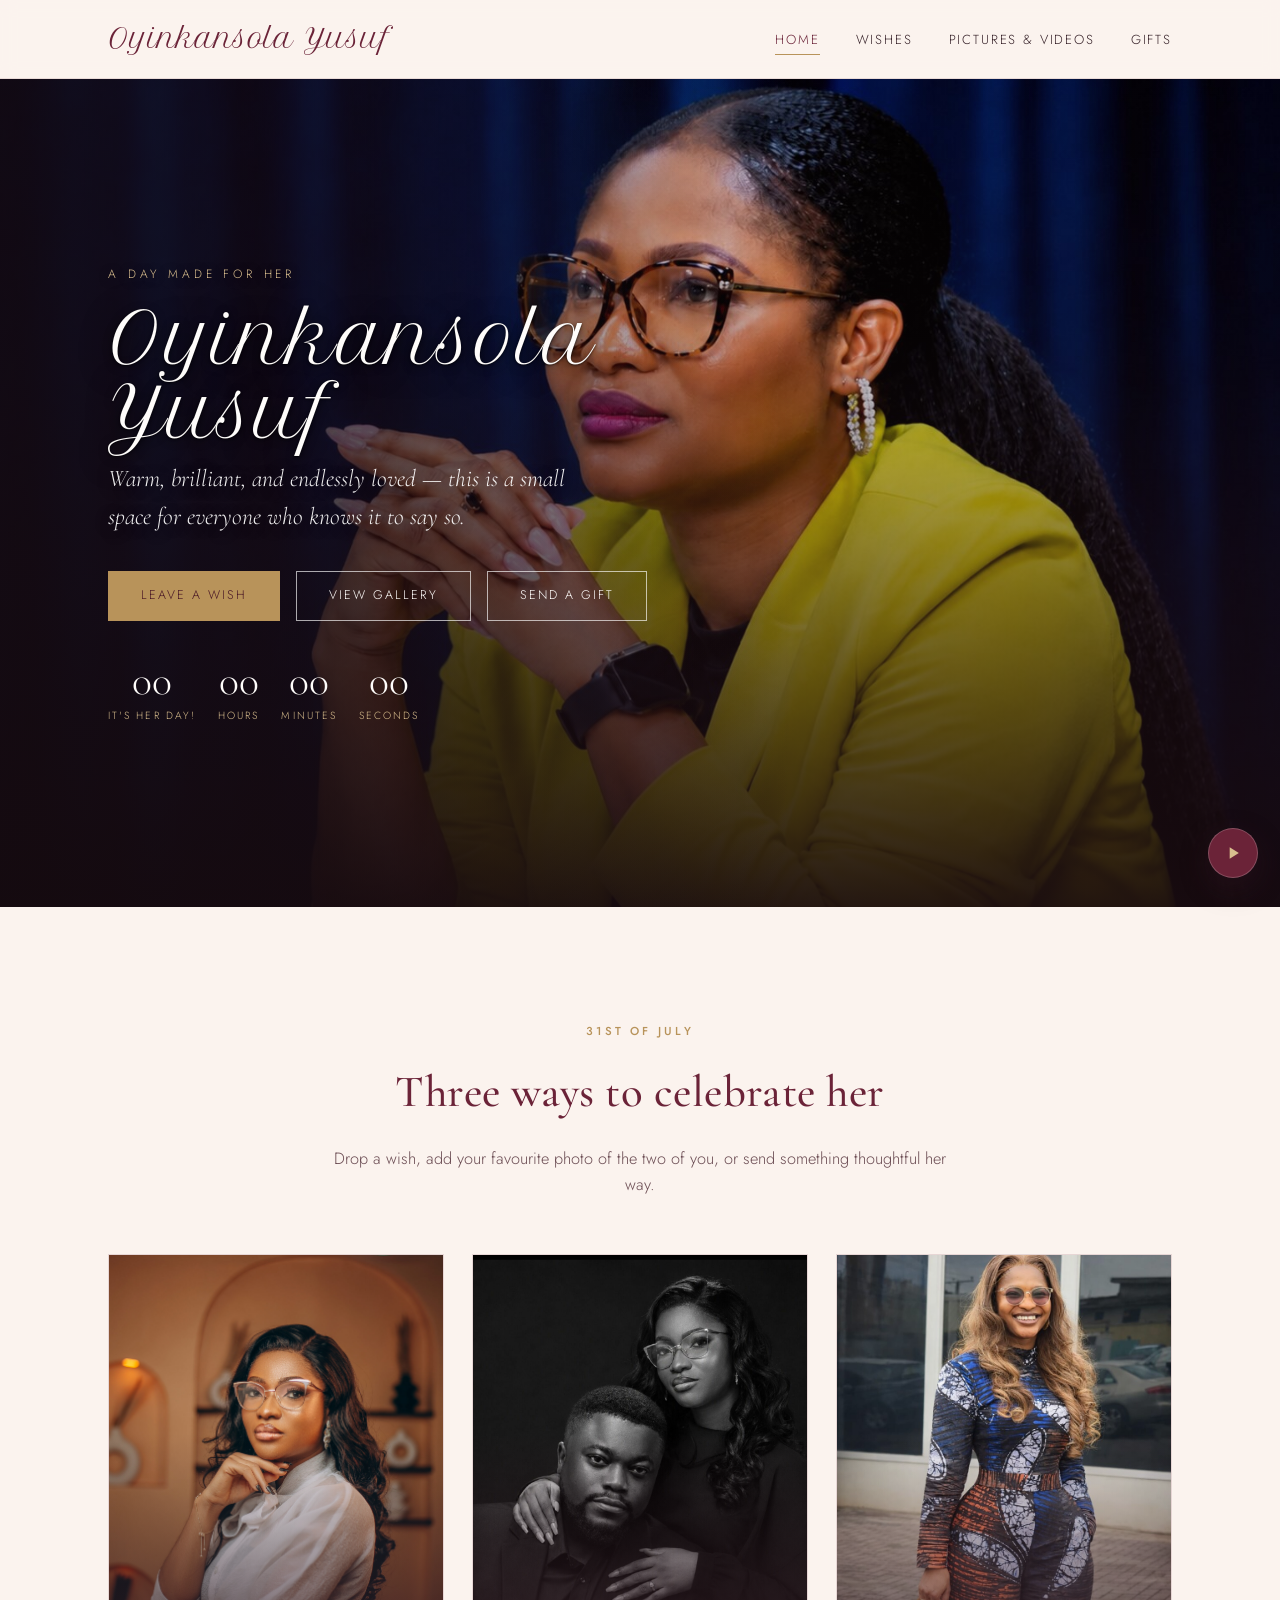
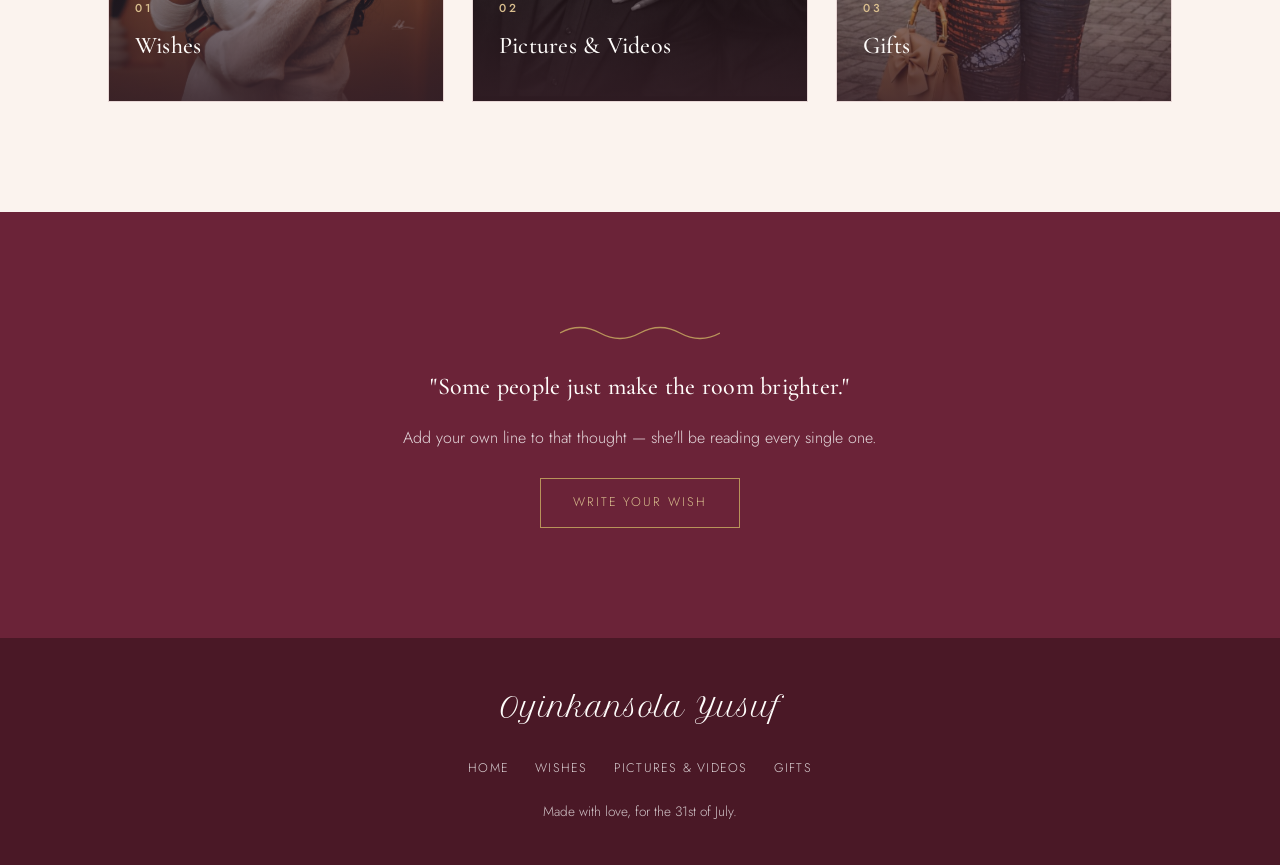
<file: index.html>
<!DOCTYPE html>
<html lang="en">
<head>
<meta charset="UTF-8">
<meta name="viewport" content="width=device-width, initial-scale=1.0">
<title>Celebrating Oyinkansola Yusuf</title>
<meta name="description" content="A little corner of the internet to celebrate Oyinkansola Yusuf — leave a wish, share a photo, or send a gift.">
<link rel="icon" href="favicon.ico" sizes="any">
<link rel="icon" type="image/png" sizes="32x32" href="favicon-32x32.png">
<link rel="icon" type="image/png" sizes="16x16" href="favicon-16x16.png">
<link rel="apple-touch-icon" sizes="180x180" href="apple-touch-icon.png">
<link rel="stylesheet" href="css/style.css">
</head>
<body>

<header class="site-header">
  <div class="container">
    <a href="index.html" class="brand">Oyinkansola Yusuf</a>
    <nav>
      <ul class="nav-links">
        <li><a href="index.html" class="active">Home</a></li>
        <li><a href="wishes.html">Wishes</a></li>
        <li><a href="gallery.html">Pictures &amp; Videos</a></li>
        <li><a href="gifts.html">Gifts</a></li>
      </ul>
    </nav>
    <button class="nav-toggle" aria-label="Menu">&#9776;</button>
  </div>
</header>

<section class="hero">
  <div class="hero-media">
    <img src="images/hero-oyin.jpg" alt="Oyinkansola Yusuf">
  </div>
  <div class="hero-content">
    <div class="hero-eyebrow">A day made for her</div>
    <h1 class="hero-name">Oyinkansola Yusuf</h1>
    <p class="hero-tagline">Warm, brilliant, and endlessly loved — this is a small space for everyone who knows it to say so.</p>
    <div class="hero-actions">
      <a href="wishes.html" class="btn btn-solid">Leave a Wish</a>
      <a href="gallery.html" class="btn">View Gallery</a>
      <a href="gifts.html" class="btn">Send a Gift</a>
    </div>
    <div class="countdown" id="countdown">
      <div class="unit"><span class="num" id="cd-days">00</span><span class="label eyebrow-days">Days</span></div>
      <div class="unit"><span class="num" id="cd-hours">00</span><span class="label">Hours</span></div>
      <div class="unit"><span class="num" id="cd-mins">00</span><span class="label">Minutes</span></div>
      <div class="unit"><span class="num" id="cd-secs">00</span><span class="label">Seconds</span></div>
    </div>
  </div>
</section>

<section>
  <div class="container">
    <div class="section-heading reveal">
      <span class="eyebrow">31st of July</span>
      <h2>Three ways to celebrate her</h2>
      <p>Drop a wish, add your favourite photo of the two of you, or send something thoughtful her way.</p>
    </div>
    <div class="nav-cards">
      <a href="wishes.html" class="nav-card reveal">
        <img src="images/portrait-oyin.jpg" alt="Leave a wish for Oyinkansola">
        <div class="nav-card-label">
          <span class="eyebrow">01</span>
          <h3>Wishes</h3>
        </div>
      </a>
      <a href="gallery.html" class="nav-card reveal">
        <img src="images/couple-oyin-olamide.jpg" alt="Pictures and videos with Oyinkansola">
        <div class="nav-card-label">
          <span class="eyebrow">02</span>
          <h3>Pictures &amp; Videos</h3>
        </div>
      </a>
      <a href="gifts.html" class="nav-card reveal">
        <img src="images/gift-oyin.jpg" alt="Send Oyinkansola a gift">
        <div class="nav-card-label">
          <span class="eyebrow">03</span>
          <h3>Gifts</h3>
        </div>
      </a>
    </div>
  </div>
</section>

<section class="bg-wine center">
  <div class="container">
    <div class="ribbon-divider">
      <svg viewBox="0 0 160 22"><path d="M0 11 Q 20 0, 40 11 T 80 11 T 120 11 T 160 11"/></svg>
    </div>
    <h2 style="margin-top:24px;">"Some people just make the room brighter."</h2>
    <p style="max-width:520px; margin:18px auto 0;">Add your own line to that thought — she'll be reading every single one.</p>
    <a href="wishes.html" class="btn btn-gold" style="margin-top:28px;">Write Your Wish</a>
  </div>
</section>

<footer class="site-footer">
  <div class="container">
    <span class="brand">Oyinkansola Yusuf</span>
    <ul class="footer-nav">
      <li><a href="index.html">Home</a></li>
      <li><a href="wishes.html">Wishes</a></li>
      <li><a href="gallery.html">Pictures &amp; Videos</a></li>
      <li><a href="gifts.html">Gifts</a></li>
    </ul>
    <p>Made with love, for the 31st of July.</p>
  </div>
</footer>

<audio id="bg-music" src="audio/theme-song.mp3" loop preload="auto"></audio>
<button class="music-toggle" id="music-toggle" aria-label="Play music">
  <svg class="icon-play" viewBox="0 0 24 24" fill="currentColor"><path d="M8 5v14l11-7z"/></svg>
  <span class="eq"><span></span><span></span><span></span></span>
</button>
<script src="js/main.js"></script>
<script src="js/music.js"></script>
</body>
</html>
</file>
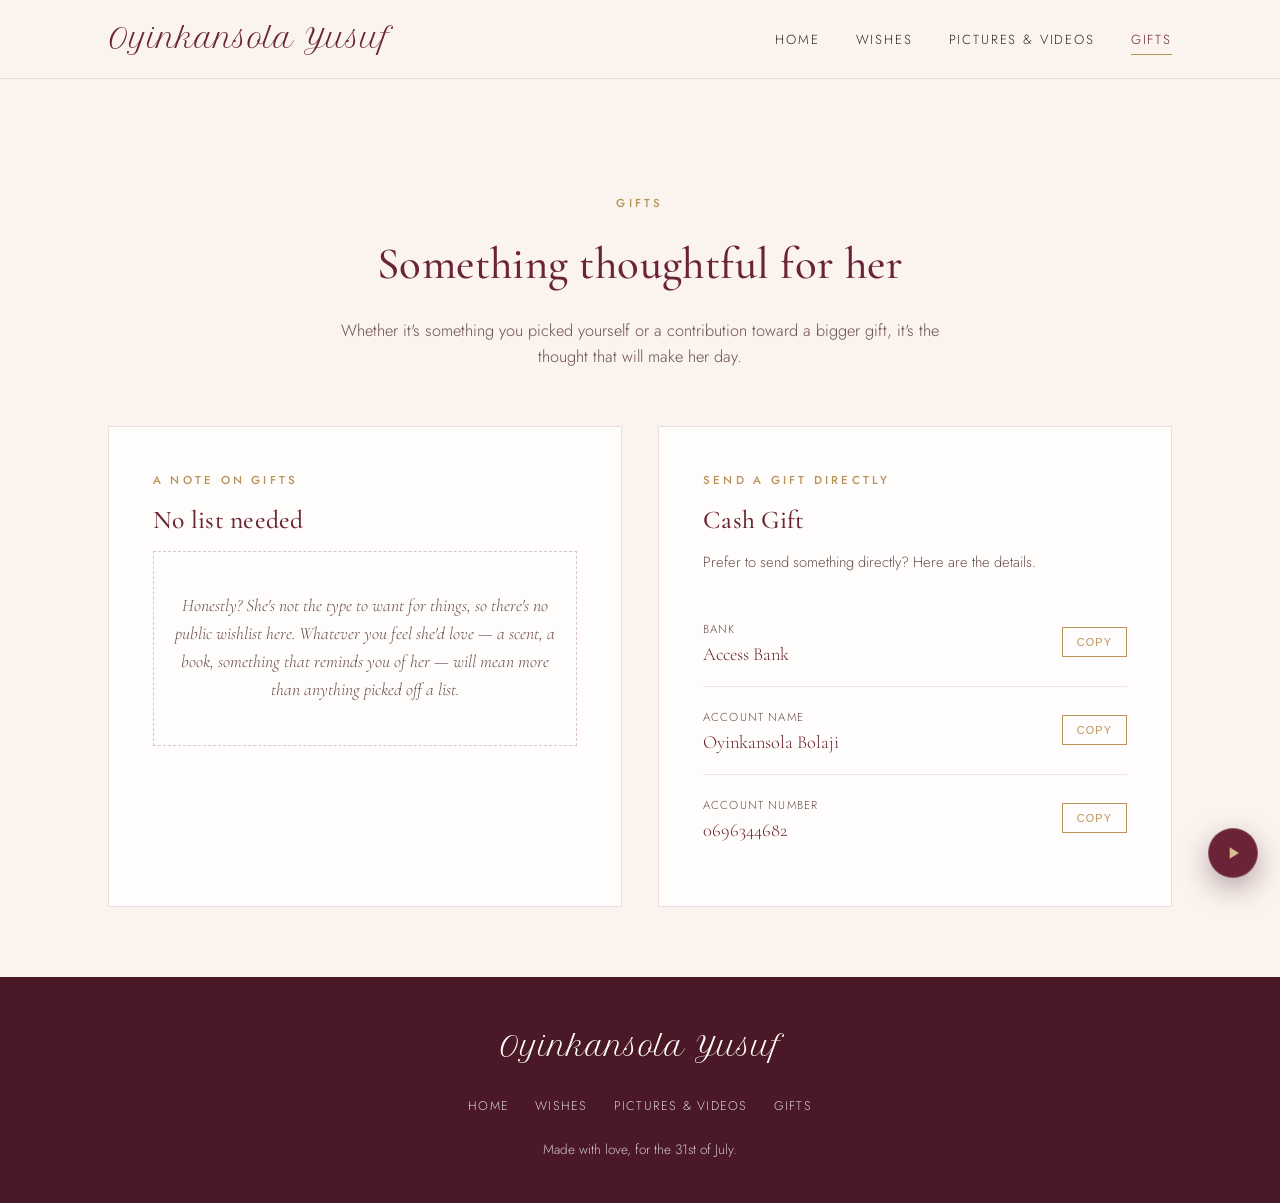
<file: gifts.html>
<!DOCTYPE html>
<html lang="en">
<head>
<meta charset="UTF-8">
<meta name="viewport" content="width=device-width, initial-scale=1.0">
<title>Gifts — Oyinkansola</title>
<meta name="description" content="Ways to send Oyinkansola a birthday gift.">
<link rel="icon" href="favicon.ico" sizes="any">
<link rel="icon" type="image/png" sizes="32x32" href="favicon-32x32.png">
<link rel="icon" type="image/png" sizes="16x16" href="favicon-16x16.png">
<link rel="apple-touch-icon" sizes="180x180" href="apple-touch-icon.png">
<link rel="stylesheet" href="css/style.css">
</head>
<body>

<header class="site-header">
  <div class="container">
    <a href="index.html" class="brand">Oyinkansola Yusuf</a>
    <nav>
      <ul class="nav-links">
        <li><a href="index.html">Home</a></li>
        <li><a href="wishes.html">Wishes</a></li>
        <li><a href="gallery.html">Pictures &amp; Videos</a></li>
        <li><a href="gifts.html" class="active">Gifts</a></li>
      </ul>
    </nav>
    <button class="nav-toggle" aria-label="Menu">&#9776;</button>
  </div>
</header>

<section style="padding-bottom:70px;">
  <div class="container">
    <div class="section-heading reveal">
      <span class="eyebrow">Gifts</span>
      <h2>Something thoughtful for her</h2>
      <p>Whether it's something you picked yourself or a contribution toward a bigger gift, it's the thought that will make her day.</p>
    </div>

    <div class="gifts-grid reveal">
      <div class="gift-panel">
        <span class="eyebrow">A Note on Gifts</span>
        <h3>No list needed</h3>
        <div class="wishlist-placeholder">
          Honestly? She's not the type to want for things, so there's no public wishlist here. Whatever you feel she'd love — a scent, a book, something that reminds you of her — will mean more than anything picked off a list.
        </div>
      </div>

      <div class="gift-panel">
        <span class="eyebrow">Send a Gift Directly</span>
        <h3>Cash Gift</h3>
        <p style="color:var(--plum-soft); font-size:0.92rem; margin-bottom:24px;">
          Prefer to send something directly? Here are the details.
        </p>
        <div class="bank-row">
          <div>
            <span class="bank-label">Bank</span><br>
            <span class="bank-value">Access Bank</span>
          </div>
          <button class="copy-btn" data-copy="Access Bank">Copy</button>
        </div>
        <div class="bank-row">
          <div>
            <span class="bank-label">Account Name</span><br>
            <span class="bank-value">Oyinkansola Bolaji</span>
          </div>
          <button class="copy-btn" data-copy="Oyinkansola Bolaji">Copy</button>
        </div>
        <div class="bank-row">
          <div>
            <span class="bank-label">Account Number</span><br>
            <span class="bank-value">0696344682</span>
          </div>
          <button class="copy-btn" data-copy="0696344682">Copy</button>
        </div>
      </div>
    </div>
  </div>
</section>

<footer class="site-footer">
  <div class="container">
    <span class="brand">Oyinkansola Yusuf</span>
    <ul class="footer-nav">
      <li><a href="index.html">Home</a></li>
      <li><a href="wishes.html">Wishes</a></li>
      <li><a href="gallery.html">Pictures &amp; Videos</a></li>
      <li><a href="gifts.html">Gifts</a></li>
    </ul>
    <p>Made with love, for the 31st of July.</p>
  </div>
</footer>

<audio id="bg-music" src="audio/theme-song.mp3" loop preload="auto"></audio>
<button class="music-toggle" id="music-toggle" aria-label="Play music">
  <svg class="icon-play" viewBox="0 0 24 24" fill="currentColor"><path d="M8 5v14l11-7z"/></svg>
  <span class="eq"><span></span><span></span><span></span></span>
</button>
<script src="js/main.js"></script>
<script src="js/music.js"></script>
</body>
</html>
</file>
<file: css/style.css>
/* ============================================
   Oyinkansola's Birthday — Soft Romantic Theme
   ============================================ */

@import url('https://fonts.googleapis.com/css2?family=Cormorant+Garamond:ital,wght@0,400;0,500;0,600;1,400;1,500&family=Petit+Formal+Script&family=Jost:wght@300;400;500;600&display=swap');

:root{
  --ivory: #FBF3EE;
  --ivory-deep: #F3E4DC;
  --wine: #6B2338;
  --wine-deep: #4A1826;
  --rose: #C98F86;
  --rose-pale: #F3DCD6;
  --gold: #B8935A;
  --gold-soft: #D9BE8E;
  --plum: #362028;
  --plum-soft: #6b4c53;
  --white: #FFFDFB;

  --display: 'Cormorant Garamond', serif;
  --script: 'Petit Formal Script', cursive;
  --body: 'Jost', sans-serif;

  --radius: 2px;
  --max-width: 1120px;
}

*{ box-sizing: border-box; }
html{ scroll-behavior: smooth; }

body{
  margin: 0;
  background: var(--ivory);
  color: var(--plum);
  font-family: var(--body);
  font-weight: 300;
  line-height: 1.6;
  -webkit-font-smoothing: antialiased;
}

img{ max-width: 100%; display: block; }

a{ color: inherit; text-decoration: none; }

h1, h2, h3{
  font-family: var(--display);
  font-weight: 500;
  color: var(--wine);
  margin: 0 0 0.4em;
  letter-spacing: 0.01em;
}

p{ margin: 0 0 1em; }

.container{
  max-width: var(--max-width);
  margin: 0 auto;
  padding: 0 28px;
}

.eyebrow{
  font-family: var(--body);
  font-size: 0.72rem;
  letter-spacing: 0.28em;
  text-transform: uppercase;
  color: var(--gold);
  font-weight: 500;
}

/* ---------- Ribbon divider (signature motif) ---------- */
.ribbon-divider{
  width: 100%;
  height: 22px;
  display: block;
  margin: 0 auto;
}
.ribbon-divider svg{ display:block; width: 160px; height: 22px; margin: 0 auto; }
.ribbon-divider path{ stroke: var(--gold); stroke-width: 1.4; fill: none; }

/* ---------- Header / Nav ---------- */
.site-header{
  position: sticky;
  top: 0;
  z-index: 50;
  background: rgba(251, 243, 238, 0.92);
  backdrop-filter: blur(8px);
  border-bottom: 1px solid rgba(107, 35, 56, 0.12);
}
.site-header .container{
  display: flex;
  align-items: center;
  justify-content: space-between;
  height: 78px;
}
.brand{
  font-family: var(--script);
  font-size: 1.7rem;
  color: var(--wine);
  line-height: 1;
}
.nav-links{
  display: flex;
  gap: 36px;
  list-style: none;
  margin: 0;
  padding: 0;
}
.nav-links a{
  font-size: 0.82rem;
  letter-spacing: 0.14em;
  text-transform: uppercase;
  color: var(--plum);
  position: relative;
  padding-bottom: 6px;
  transition: color 0.25s ease;
}
.nav-links a::after{
  content: '';
  position: absolute;
  left: 0; right: 0; bottom: 0;
  height: 1px;
  background: var(--gold);
  transform: scaleX(0);
  transform-origin: left;
  transition: transform 0.3s ease;
}
.nav-links a:hover, .nav-links a.active{ color: var(--wine); }
.nav-links a:hover::after, .nav-links a.active::after{ transform: scaleX(1); }

.nav-toggle{
  display: none;
  background: none;
  border: none;
  color: var(--wine);
  font-size: 1.6rem;
  cursor: pointer;
}

@media (max-width: 780px){
  .nav-toggle{ display: block; }
  .nav-links{
    position: absolute;
    top: 78px; left: 0; right: 0;
    background: var(--ivory);
    flex-direction: column;
    gap: 0;
    padding: 8px 28px 20px;
    border-bottom: 1px solid rgba(107,35,56,0.12);
    display: none;
  }
  .nav-links.open{ display: flex; }
  .nav-links li{ padding: 12px 0; border-bottom: 1px solid rgba(107,35,56,0.08); }
}

/* ---------- Buttons ---------- */
.btn{
  display: inline-flex;
  align-items: center;
  gap: 10px;
  padding: 14px 32px;
  font-family: var(--body);
  font-size: 0.78rem;
  letter-spacing: 0.16em;
  text-transform: uppercase;
  border: 1px solid var(--wine);
  color: var(--wine);
  background: transparent;
  cursor: pointer;
  transition: all 0.3s ease;
}
.btn:hover{ background: var(--wine); color: var(--white); }
.btn-solid{ background: var(--wine); color: var(--white); }
.btn-solid:hover{ background: var(--wine-deep); border-color: var(--wine-deep); }
.btn-gold{ border-color: var(--gold); color: var(--gold-soft); }
.btn-gold:hover{ background: var(--gold); color: var(--white); border-color: var(--gold); }

/* ---------- Hero (index) ---------- */
.hero{
  position: relative;
  min-height: 92vh;
  display: flex;
  align-items: flex-end;
  overflow: hidden;
}
.hero-media{
  position: absolute;
  inset: 0;
}
.hero-media img{
  width: 100%; height: 100%;
  object-fit: cover;
  object-position: 50% 15%;
}
.hero-media::after{
  content: '';
  position: absolute; inset: 0;
  background:
    linear-gradient(90deg, rgba(20,10,15,0.82) 0%, rgba(20,10,15,0.6) 26%, rgba(20,10,15,0.25) 46%, rgba(20,10,15,0) 62%),
    linear-gradient(180deg, rgba(30,14,20,0.05) 0%, rgba(30,14,20,0.18) 30%, rgba(30,14,20,0.5) 58%, rgba(24,11,16,0.94) 100%);
}
.hero-content{
  position: relative;
  z-index: 2;
  color: var(--white);
  padding: 0 28px 72px;
  width: 100%;
  max-width: var(--max-width);
  margin: 0 auto;
}
.hero-eyebrow{
  color: var(--gold-soft);
  font-size: 0.75rem;
  letter-spacing: 0.32em;
  text-transform: uppercase;
  margin-bottom: 18px;
  text-shadow: 0 2px 10px rgba(0,0,0,0.55);
}
.hero-name{
  font-family: var(--script);
  font-size: clamp(2.4rem, 6vw, 4.4rem);
  max-width: 560px;
  color: var(--white);
  line-height: 1.05;
  margin: 0 0 10px;
  text-shadow: 0 4px 30px rgba(0,0,0,0.55), 0 2px 8px rgba(0,0,0,0.5), 0 1px 2px rgba(0,0,0,0.6);
  -webkit-text-stroke: 0.4px rgba(0,0,0,0.12);
}
.hero-tagline{
  font-family: var(--display);
  font-style: italic;
  font-size: clamp(1.1rem, 2.2vw, 1.5rem);
  color: rgba(255,255,255,0.92);
  max-width: 480px;
  margin-bottom: 34px;
  text-shadow: 0 2px 14px rgba(0,0,0,0.5);
}
.hero-actions{
  display: flex;
  flex-wrap: wrap;
  gap: 16px;
  align-items: center;
}
.hero-actions .btn{ border-color: rgba(255,255,255,0.65); color: var(--white); }
.hero-actions .btn:hover{ background: var(--white); color: var(--wine); }
.hero-actions .btn-solid{ background: var(--gold); border-color: var(--gold); color: var(--wine-deep); }
.hero-actions .btn-solid:hover{ background: var(--gold-soft); }

/* Countdown */
.countdown{
  display: flex;
  gap: 22px;
  margin-top: 40px;
}
.countdown .unit{ text-align: center; }
.countdown .num{
  font-family: var(--display);
  font-size: clamp(1.8rem, 4vw, 2.6rem);
  color: var(--white);
  line-height: 1;
}
.countdown .label{
  display: block;
  margin-top: 6px;
  font-size: 0.65rem;
  letter-spacing: 0.2em;
  text-transform: uppercase;
  color: var(--gold-soft);
}

@media (max-width: 480px){
  .hero-content{ padding: 0 20px 48px; }
  .hero-actions{ gap: 10px; }
  .hero-actions .btn{ padding: 12px 20px; font-size: 0.7rem; }
  .countdown{ gap: 0; }
  .countdown .unit{ padding: 0 10px; }
  .countdown .num{ font-size: 1.5rem; }
  .countdown .label{ font-size: 0.56rem; letter-spacing: 0.12em; }
}

/* ---------- Sections ---------- */
section{ padding: 110px 0; }
.section-heading{
  text-align: center;
  max-width: 640px;
  margin: 0 auto 56px;
}
.section-heading h2{
  font-size: clamp(2rem, 4vw, 2.8rem);
  margin-top: 14px;
}
.section-heading p{
  color: var(--plum-soft);
  font-size: 1.02rem;
  margin-top: 14px;
}
.center{ text-align: center; }

.bg-deep{ background: var(--ivory-deep); }
.bg-wine{ background: var(--wine); color: var(--rose-pale); }
.bg-wine h2, .bg-wine h3{ color: var(--white); }
.bg-wine .eyebrow{ color: var(--gold-soft); }
.bg-wine p{ color: rgba(255,255,255,0.82); }

/* ---------- Nav cards (index -> other pages) ---------- */
.nav-cards{
  display: grid;
  grid-template-columns: repeat(3, 1fr);
  gap: 28px;
}
.nav-card{
  position: relative;
  aspect-ratio: 3/4;
  overflow: hidden;
  display: flex;
  align-items: flex-end;
  border: 1px solid rgba(107,35,56,0.14);
}
.nav-card img{
  position: absolute; inset: 0;
  width: 100%; height: 100%;
  object-fit: cover;
  transition: transform 0.6s ease;
}
.nav-card:hover img{ transform: scale(1.06); }
.nav-card::after{
  content: '';
  position: absolute; inset: 0;
  background: linear-gradient(180deg, rgba(54,32,40,0) 40%, rgba(54,32,40,0.85) 100%);
}
.nav-card .nav-card-label{
  position: relative;
  z-index: 2;
  padding: 26px;
  color: var(--white);
}
.nav-card .nav-card-label .eyebrow{ color: var(--gold-soft); }
.nav-card .nav-card-label h3{ color: var(--white); margin-top: 8px; font-size: 1.5rem; }

@media (max-width: 860px){
  .nav-cards{ grid-template-columns: 1fr; }
}

/* ---------- Wishes page ---------- */
.wish-form{
  max-width: 620px;
  margin: 0 auto;
  background: var(--white);
  border: 1px solid rgba(107,35,56,0.14);
  padding: 44px;
}
.field{ margin-bottom: 22px; }
.field label{
  display: block;
  font-size: 0.72rem;
  letter-spacing: 0.14em;
  text-transform: uppercase;
  color: var(--gold);
  margin-bottom: 8px;
}
.field input[type=text],
.field input[type=email],
.field textarea{
  width: 100%;
  border: none;
  border-bottom: 1px solid rgba(107,35,56,0.28);
  background: transparent;
  padding: 10px 2px;
  font-family: var(--body);
  font-size: 1rem;
  color: var(--plum);
}
.field input:focus, .field textarea:focus{
  outline: none;
  border-bottom-color: var(--wine);
}
.field textarea{ resize: vertical; min-height: 110px; }
.field-file{
  border: 1px dashed rgba(107,35,56,0.3);
  padding: 18px;
  text-align: center;
  font-size: 0.85rem;
  color: var(--plum-soft);
}
.field-file input{ margin-top: 10px; }

.wishes-wall{
  columns: 3 260px;
  column-gap: 26px;
}
.wish-card{
  break-inside: avoid;
  margin-bottom: 26px;
  background: var(--white);
  border: 1px solid rgba(107,35,56,0.12);
  padding: 30px 26px 26px;
  position: relative;
}
.wish-card::before{
  content: '';
  position: absolute;
  top: 0; left: 24px;
  width: 34px; height: 6px;
  background: var(--gold-soft);
  opacity: 0.8;
}
.wish-seal{
  width: 30px; height: 30px;
  border-radius: 50%;
  background: radial-gradient(circle at 35% 30%, var(--gold-soft), var(--gold) 70%);
  display: flex; align-items: center; justify-content: center;
  font-family: var(--script);
  color: var(--wine-deep);
  font-size: 0.95rem;
  margin-bottom: 14px;
}
.wish-message{
  font-family: var(--display);
  font-style: italic;
  font-size: 1.08rem;
  color: var(--plum);
  margin-bottom: 14px;
}
.wish-from{
  font-size: 0.78rem;
  letter-spacing: 0.08em;
  text-transform: uppercase;
  color: var(--wine);
}
.wish-photo{ margin: -30px -26px 16px; }
.wish-photo img{ width: 100%; aspect-ratio: 4/3; object-fit: cover; }

@media (max-width: 860px){ .wishes-wall{ columns: 2 220px; } }
@media (max-width: 560px){ .wishes-wall{ columns: 1; } }

/* ---------- Gallery ---------- */
.gallery-grid{
  display: grid;
  grid-template-columns: repeat(auto-fill, minmax(210px, 1fr));
  gap: 46px 30px;
  padding: 30px 10px 10px;
}
.gallery-item{
  position: relative;
  background: var(--white);
  padding: 12px 12px 40px;
  box-shadow: 0 14px 30px rgba(54,32,40,0.16), 0 3px 8px rgba(54,32,40,0.10);
  cursor: pointer;
  transition: transform 0.35s cubic-bezier(.22,.61,.36,1), box-shadow 0.35s ease;
}
.gallery-item::before{
  content: '';
  position: absolute;
  top: -11px; left: 50%;
  width: 58px; height: 22px;
  background: rgba(201,143,134,0.55);
  border: 1px solid rgba(255,255,255,0.45);
  box-shadow: 0 2px 4px rgba(0,0,0,0.12);
  transform: translateX(-50%) rotate(-4deg);
  pointer-events: none;
}
.gallery-item img, .gallery-item video{
  width: 100%;
  aspect-ratio: 1/1;
  object-fit: cover;
  display: block;
}
.gallery-item:hover{
  transform: rotate(0deg) scale(1.045) !important;
  box-shadow: 0 24px 48px rgba(54,32,40,0.26);
  z-index: 5;
}

/* Scattered hand-placed feel — cycles through gentle rotations */
.gallery-item:nth-child(6n+1){ transform: rotate(-3deg); }
.gallery-item:nth-child(6n+2){ transform: rotate(2deg); }
.gallery-item:nth-child(6n+3){ transform: rotate(-2deg); }
.gallery-item:nth-child(6n+4){ transform: rotate(3.5deg); }
.gallery-item:nth-child(6n+5){ transform: rotate(-4deg); }
.gallery-item:nth-child(6n+6){ transform: rotate(1.5deg); }

.gallery-item.wide{ grid-column: span 2; }
.gallery-item.wide img{ aspect-ratio: 2/1; }

@media (max-width: 780px){
  .gallery-grid{ grid-template-columns: repeat(2, 1fr); gap: 40px 20px; }
  .gallery-item.wide{ grid-column: span 2; }
}
@media (max-width: 480px){
  .gallery-grid{ grid-template-columns: 1fr; }
  .gallery-item{ transform: rotate(0deg) !important; }
  .gallery-item:hover{ transform: scale(1.02) !important; }
}

@media (prefers-reduced-motion: reduce){
  .gallery-item{ transition: none; }
}

.view-more-wrap{
  text-align: center;
  margin-top: 8px;
}

.lightbox{
  position: fixed; inset: 0;
  background: rgba(54,32,40,0.92);
  display: none;
  align-items: center;
  justify-content: center;
  z-index: 200;
  padding: 40px;
}
.lightbox.open{ display: flex; }
.lightbox img{ max-width: 90vw; max-height: 85vh; object-fit: contain; }
.lightbox-close{
  position: absolute;
  top: 28px; right: 36px;
  color: var(--white);
  font-size: 2rem;
  cursor: pointer;
  background: none; border: none;
}

.upload-cta{
  text-align: center;
  margin-top: 56px;
  padding: 48px;
  border: 1px dashed rgba(107,35,56,0.28);
}

/* ---------- Gifts ---------- */
.gifts-grid{
  display: grid;
  grid-template-columns: 1fr 1fr;
  gap: 36px;
}
.gift-panel{
  background: var(--white);
  border: 1px solid rgba(107,35,56,0.14);
  padding: 44px;
}
.gift-panel h3{ font-size: 1.6rem; }
.gift-panel .eyebrow{ margin-bottom: 10px; display: block; }

.bank-row{
  display: flex;
  align-items: center;
  justify-content: space-between;
  padding: 16px 0;
  border-bottom: 1px solid rgba(107,35,56,0.1);
}
.bank-row:last-child{ border-bottom: none; }
.bank-label{ font-size: 0.72rem; letter-spacing: 0.1em; text-transform: uppercase; color: var(--plum-soft); }
.bank-value{ font-family: var(--display); font-size: 1.15rem; color: var(--wine); }

.copy-btn{
  background: none;
  border: 1px solid var(--gold);
  color: var(--gold);
  font-size: 0.68rem;
  letter-spacing: 0.1em;
  text-transform: uppercase;
  padding: 8px 14px;
  cursor: pointer;
  transition: all 0.25s ease;
}
.copy-btn:hover{ background: var(--gold); color: var(--white); }
.copy-btn.copied{ background: var(--wine); border-color: var(--wine); color: var(--white); }

.wishlist-placeholder{
  text-align: center;
  padding: 40px 20px;
  color: var(--plum-soft);
  font-style: italic;
  font-family: var(--display);
  font-size: 1.1rem;
  border: 1px dashed rgba(107,35,56,0.25);
}

@media (max-width: 860px){ .gifts-grid{ grid-template-columns: 1fr; } }

/* ---------- Footer ---------- */
.site-footer{
  background: var(--wine-deep);
  color: rgba(255,255,255,0.75);
  padding: 56px 0 36px;
  text-align: center;
}
.site-footer .brand{ color: var(--white); margin-bottom: 10px; display: inline-block; }
.site-footer p{ font-size: 0.85rem; margin-bottom: 6px; }
.footer-nav{
  display: flex;
  justify-content: center;
  gap: 26px;
  margin: 22px 0;
  list-style: none;
  padding: 0;
}
.footer-nav a{ font-size: 0.78rem; letter-spacing: 0.1em; text-transform: uppercase; color: rgba(255,255,255,0.8); }
.footer-nav a:hover{ color: var(--gold-soft); }

/* ---------- Reveal on scroll ---------- */
.reveal{ opacity: 0; transform: translateY(18px); transition: opacity 0.7s ease, transform 0.7s ease; }
.reveal.in{ opacity: 1; transform: translateY(0); }

@media (prefers-reduced-motion: reduce){
  .reveal{ opacity: 1; transform: none; transition: none; }
  .nav-card img, .gallery-item img{ transition: none; }
}

/* ---------- Music toggle ---------- */
.music-toggle{
  position: fixed;
  right: 22px;
  bottom: 22px;
  z-index: 300;
  width: 50px;
  height: 50px;
  border-radius: 50%;
  background: var(--wine);
  border: 1px solid rgba(255,255,255,0.2);
  color: var(--gold-soft);
  display: flex;
  align-items: center;
  justify-content: center;
  cursor: pointer;
  box-shadow: 0 10px 28px rgba(54,24,38,0.35);
  transition: transform 0.25s ease, background 0.25s ease;
}
.music-toggle:hover{ transform: scale(1.06); background: var(--wine-deep); }
.music-toggle svg{ width: 20px; height: 20px; }
.music-toggle.is-playing .icon-play{ display: none; }

.music-toggle .eq{
  display: none;
  align-items: flex-end;
  gap: 2.5px;
  height: 16px;
}
.music-toggle.is-playing .eq{ display: flex; }
.music-toggle .eq span{
  width: 3px;
  background: var(--gold-soft);
  border-radius: 1px;
  animation: eq-bounce 0.9s ease-in-out infinite;
}
.music-toggle .eq span:nth-child(1){ animation-delay: 0s; }
.music-toggle .eq span:nth-child(2){ animation-delay: 0.2s; }
.music-toggle .eq span:nth-child(3){ animation-delay: 0.4s; }

@keyframes eq-bounce{
  0%, 100% { height: 4px; }
  50% { height: 16px; }
}

@media (prefers-reduced-motion: reduce){
  .music-toggle .eq span{ animation: none; height: 10px; }
}

@media (max-width: 480px){
  .music-toggle{ right: 16px; bottom: 16px; width: 44px; height: 44px; }
}
</file>
